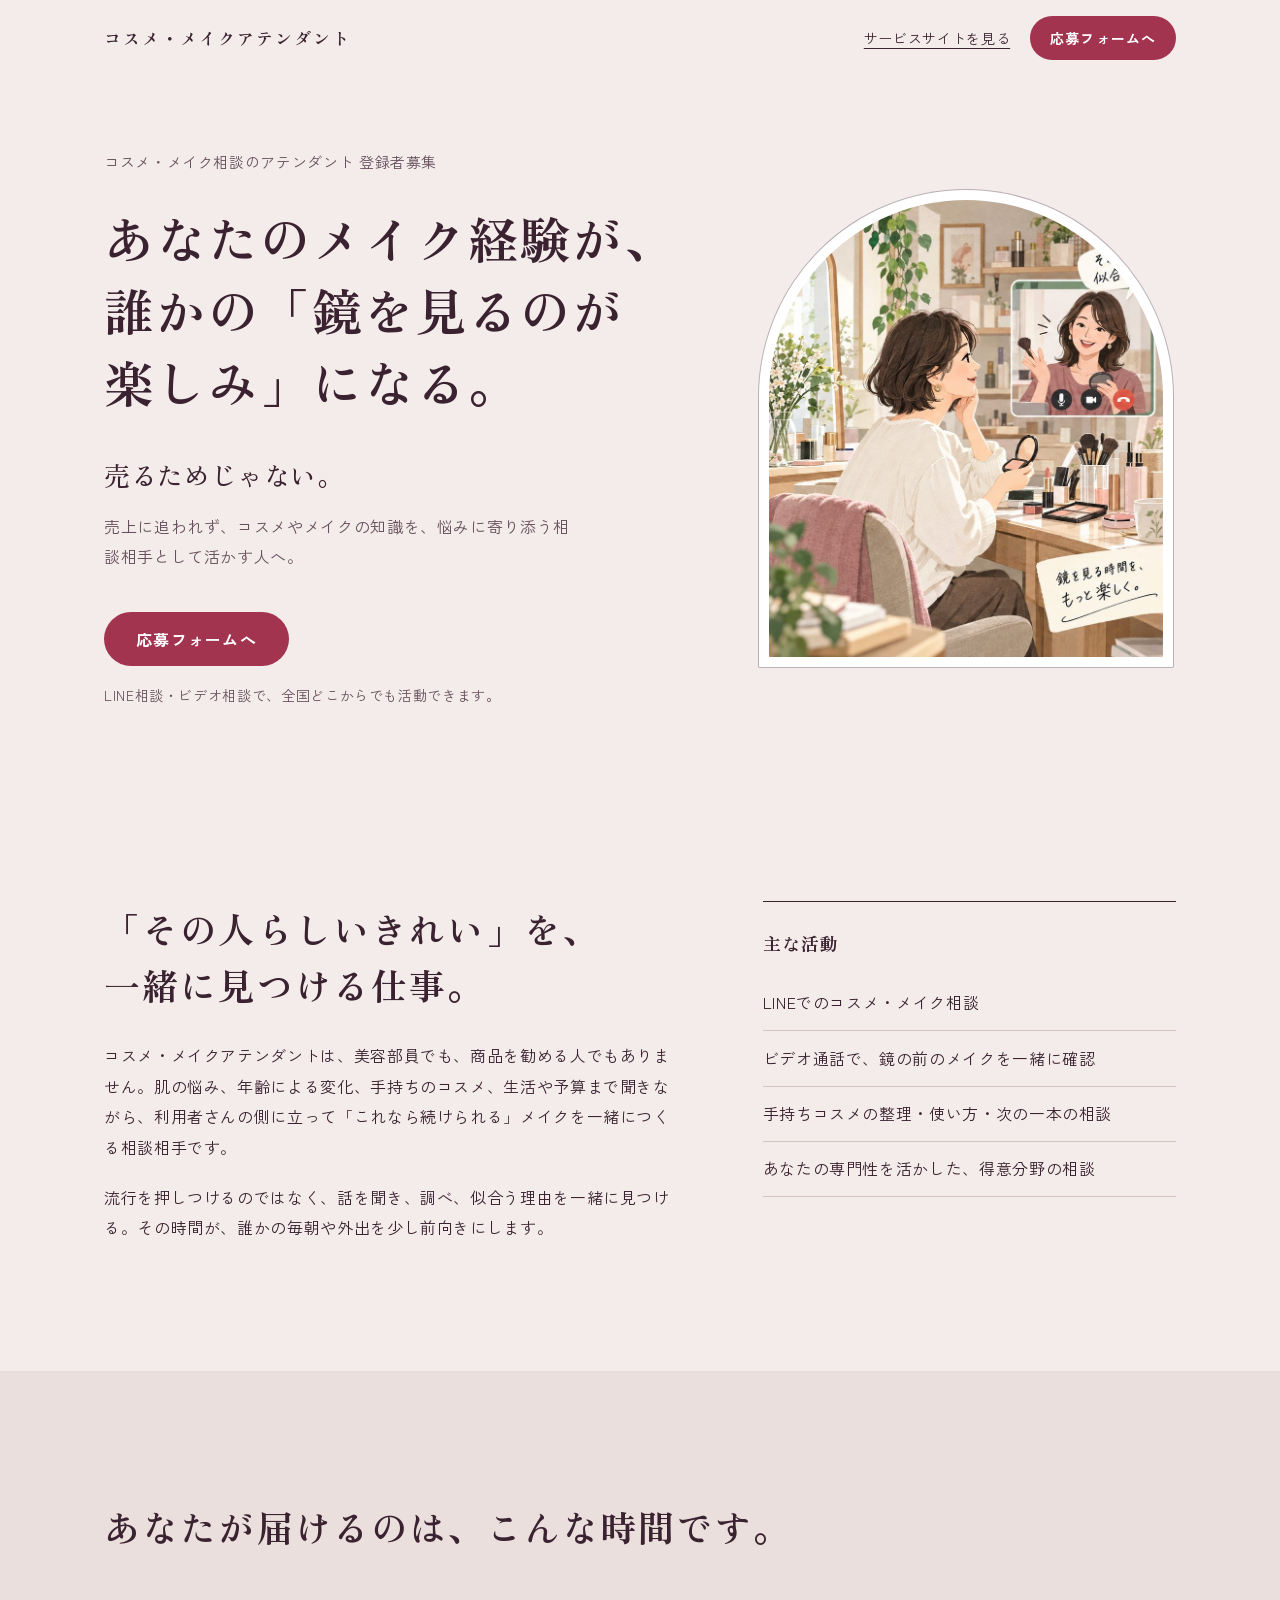
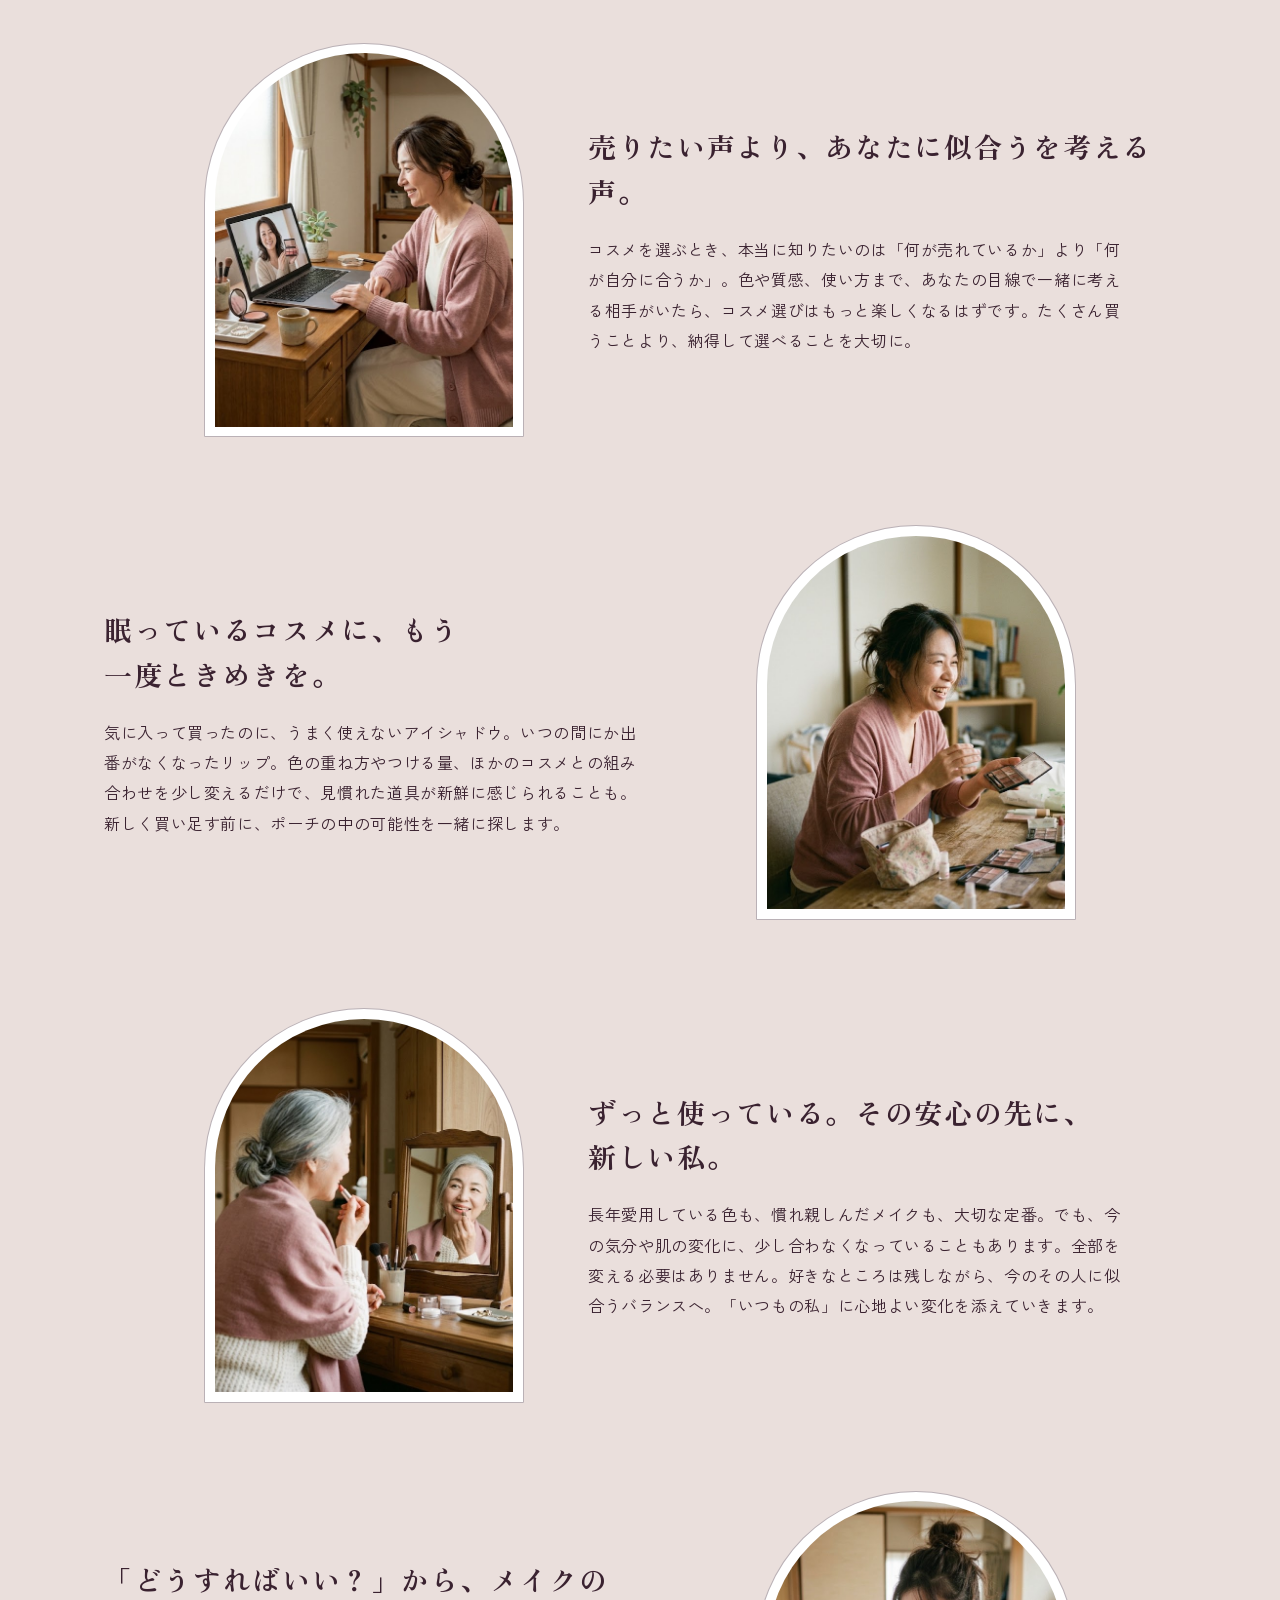
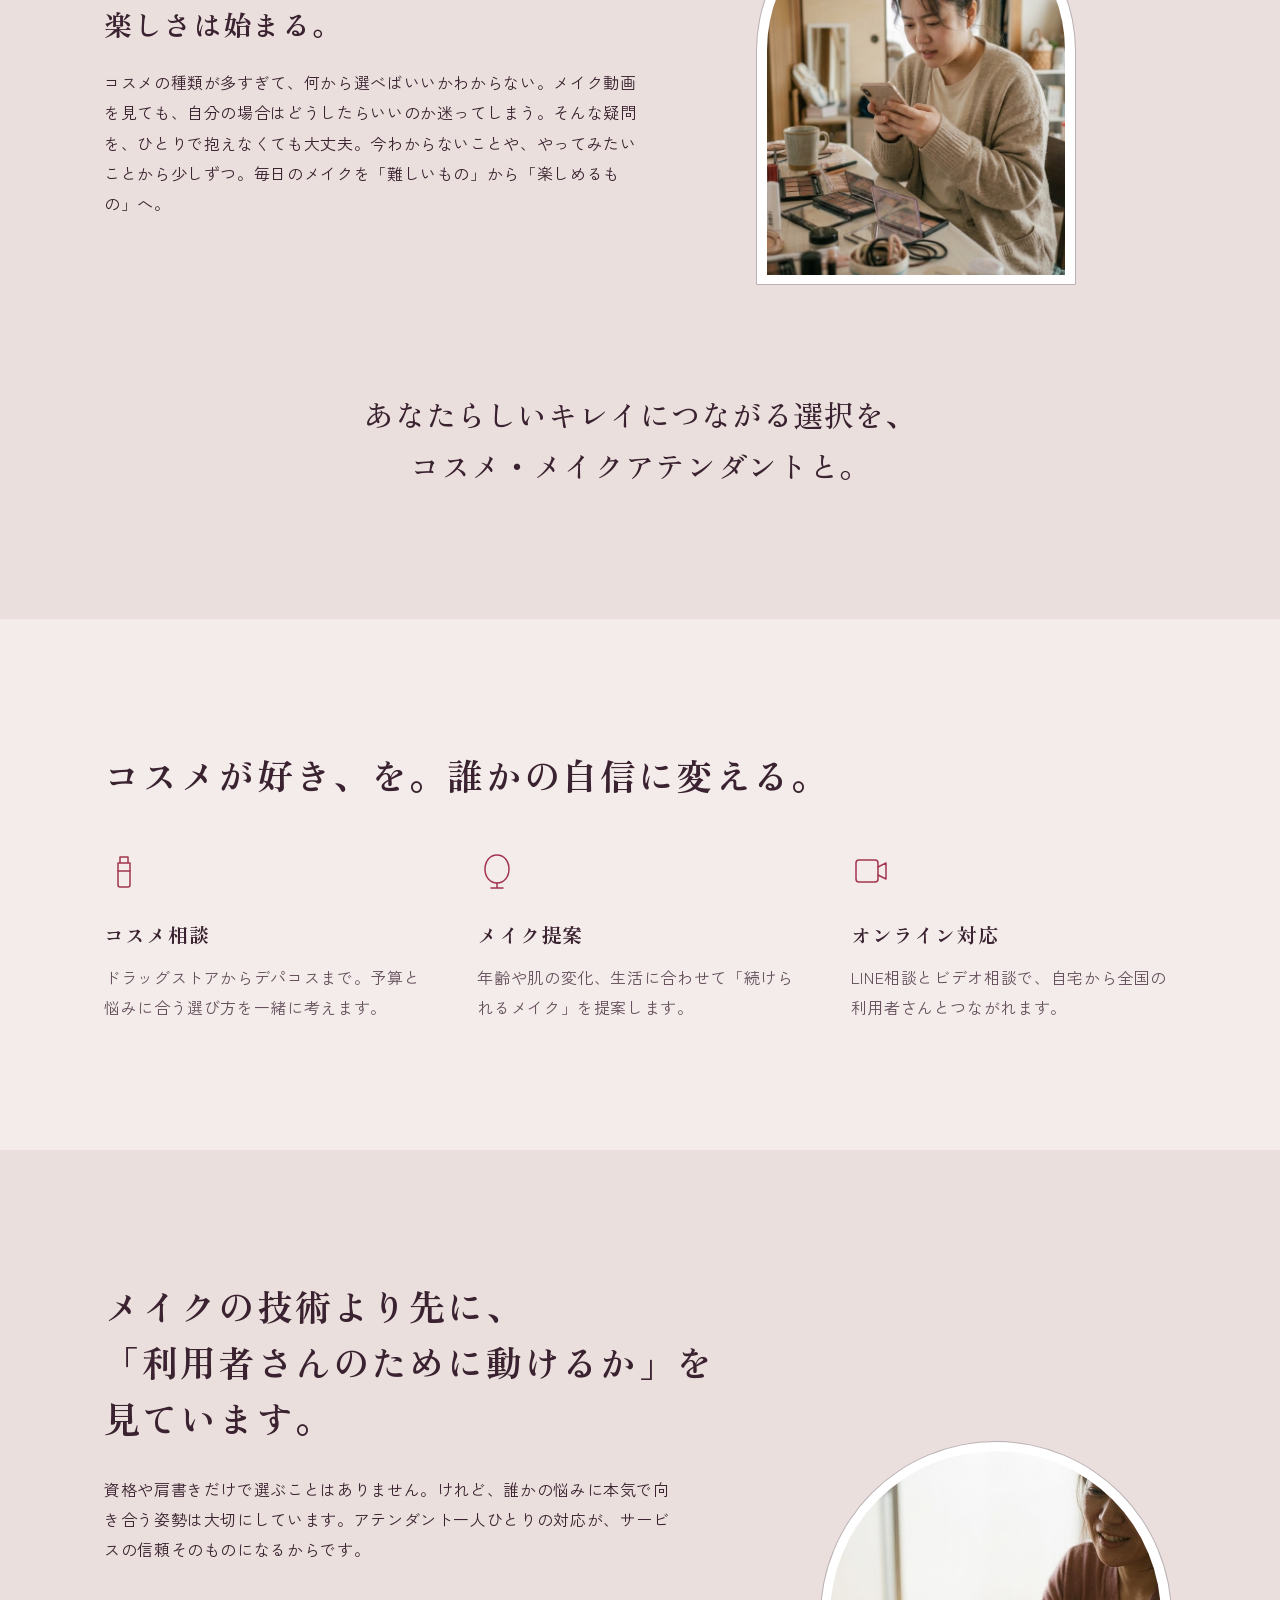
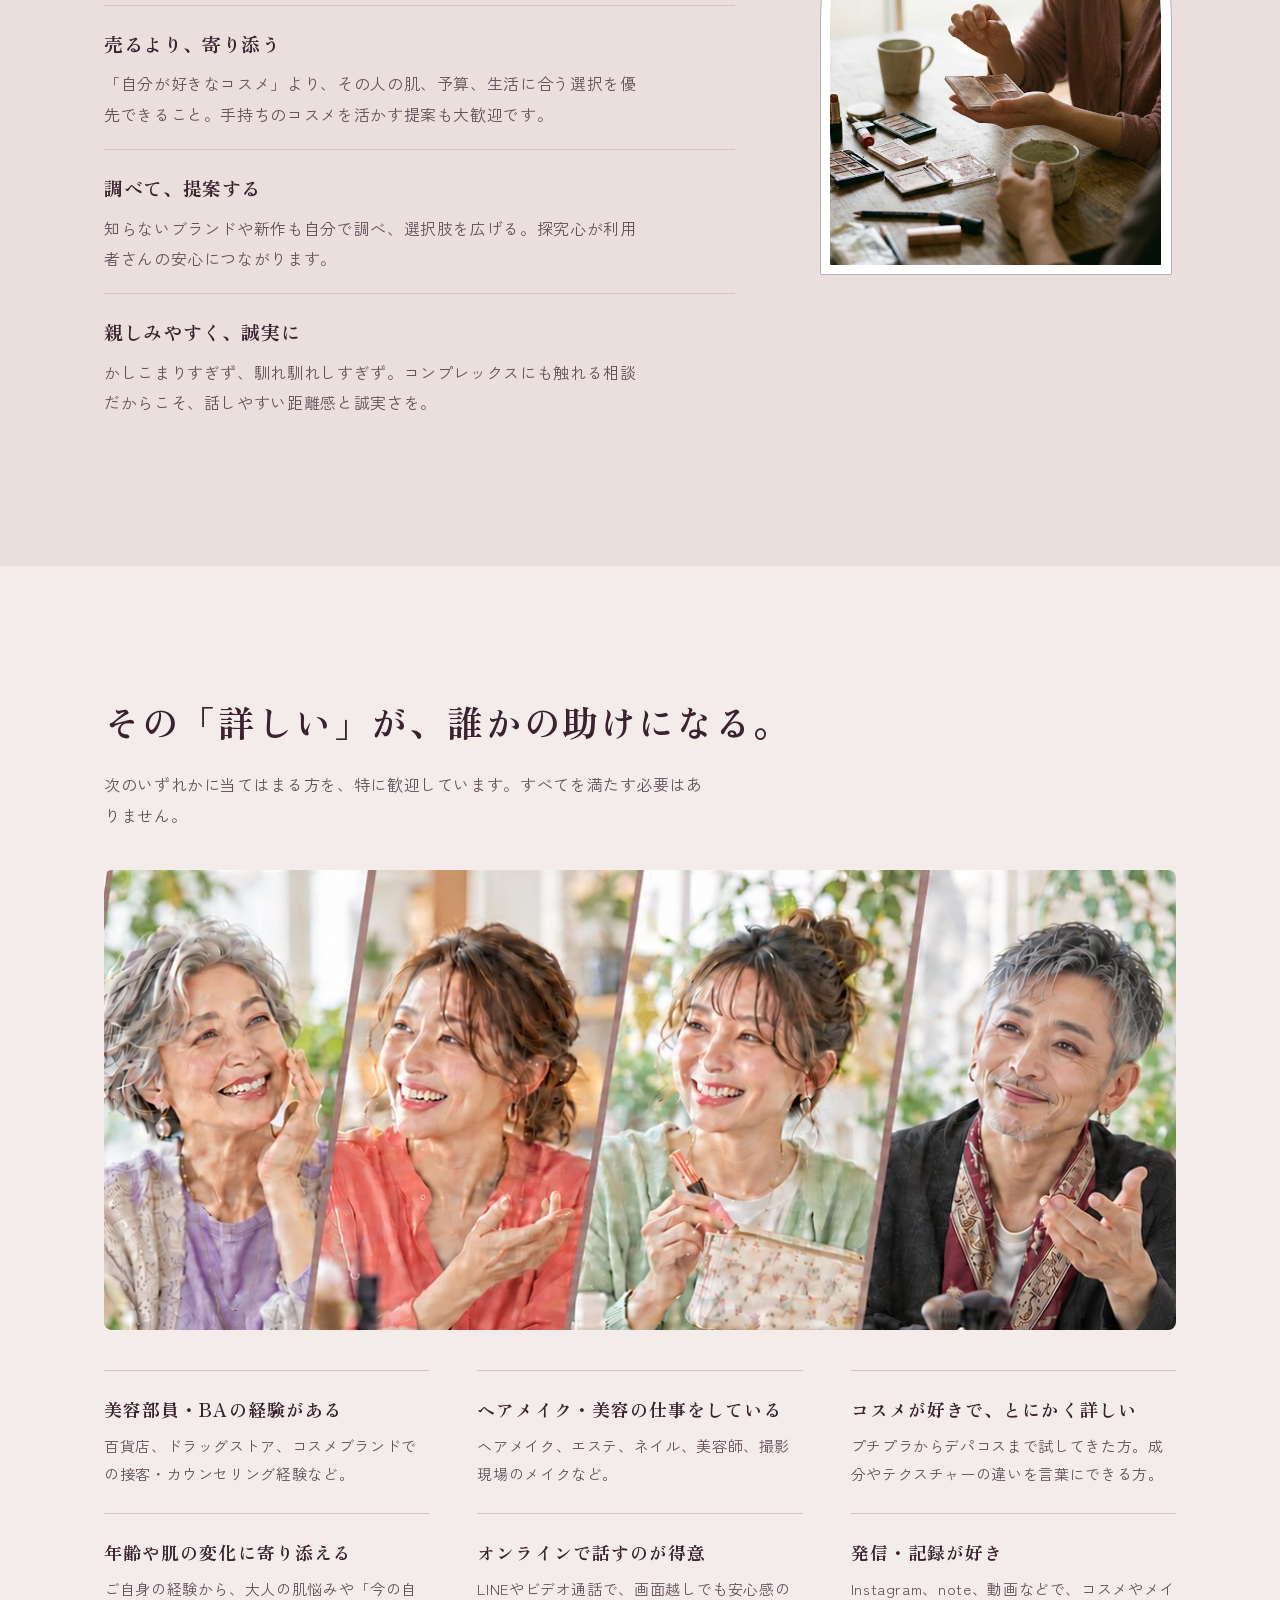
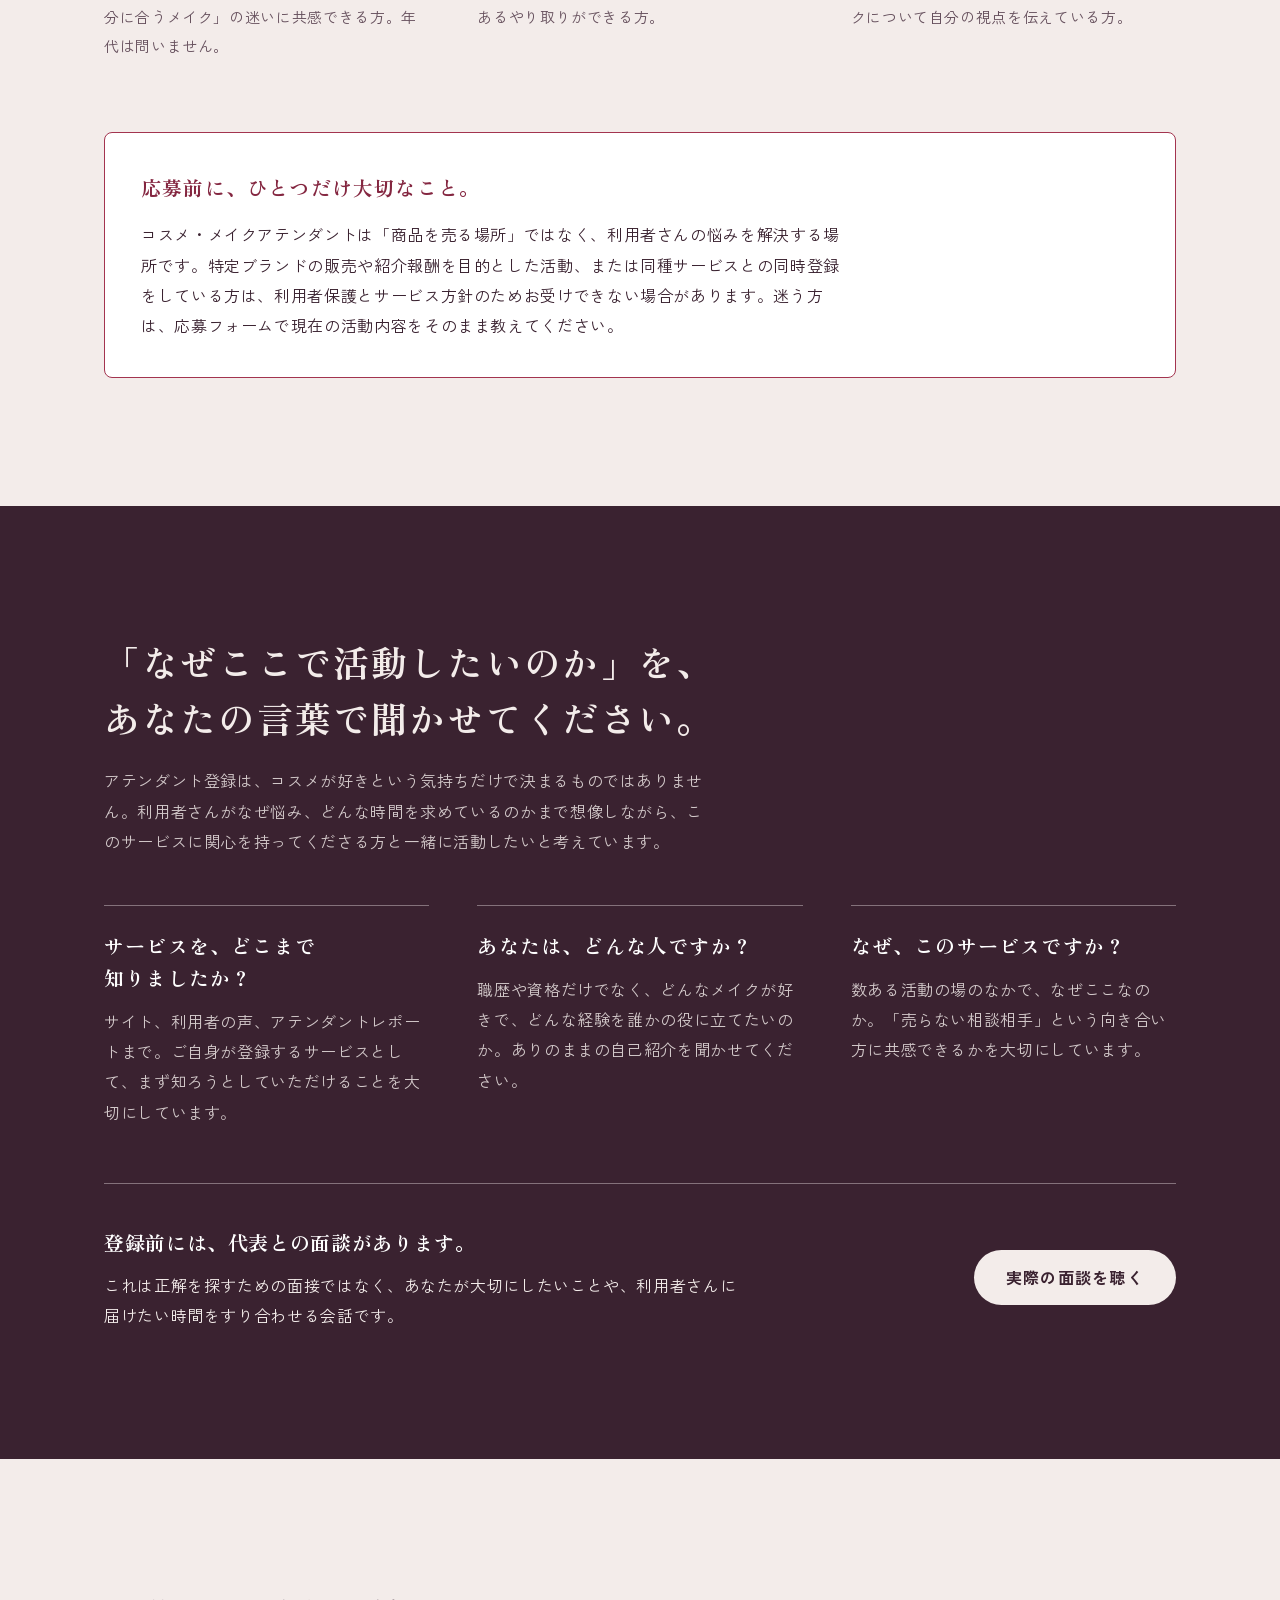
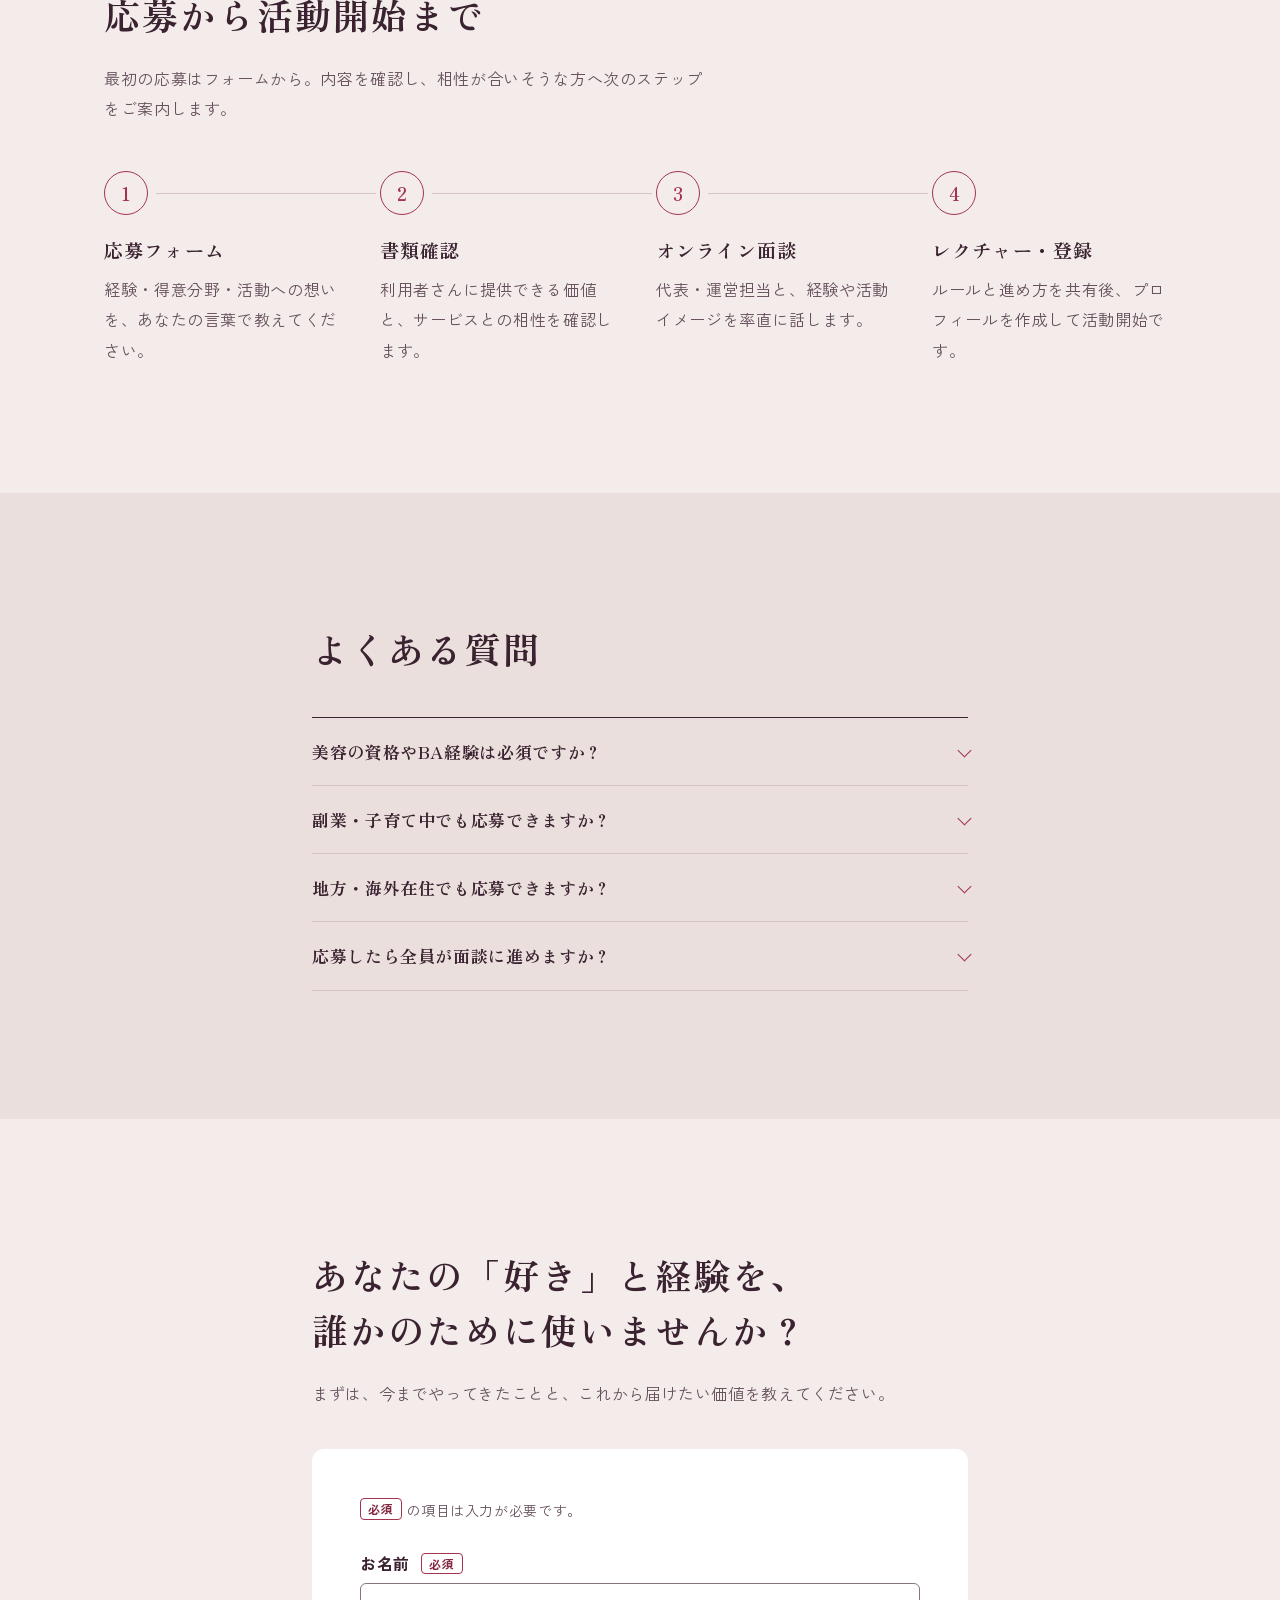
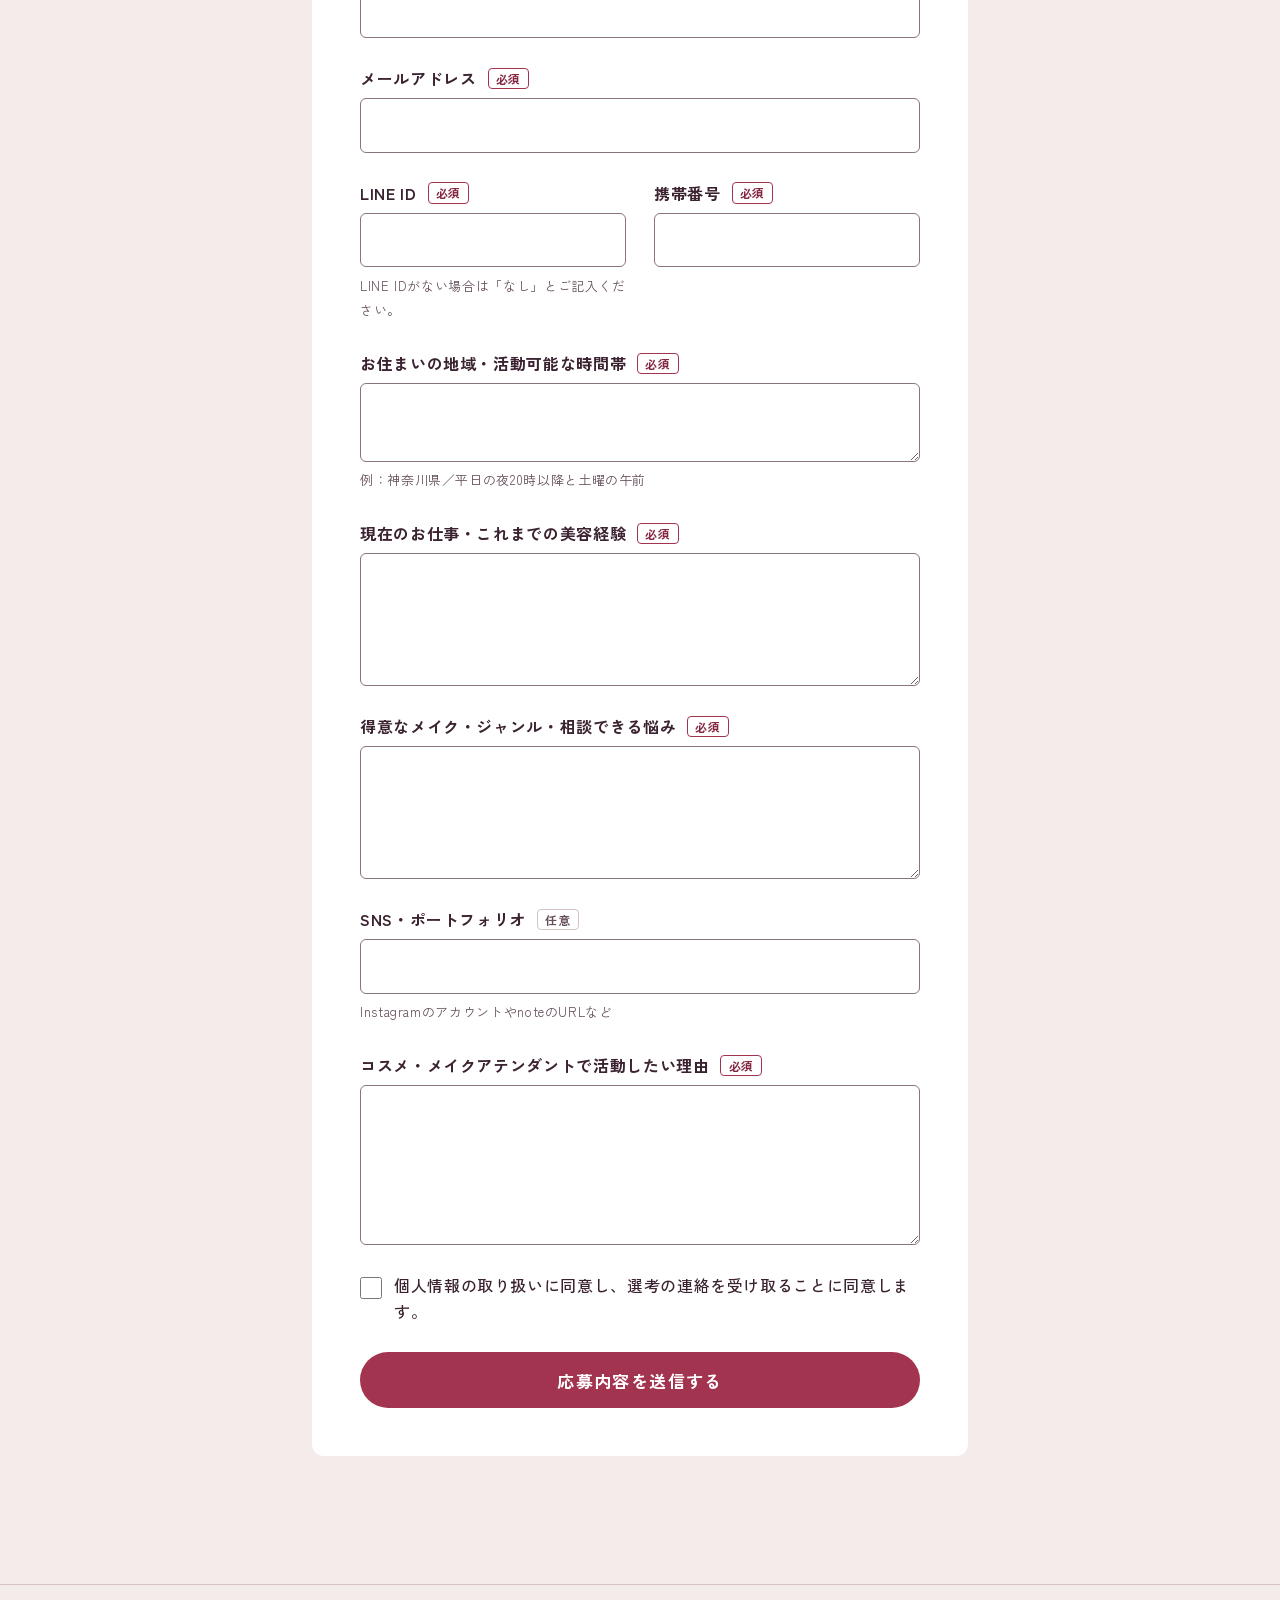
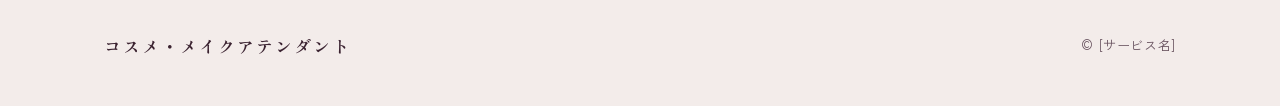
<file: site/index.html>
<!doctype html>
<html lang="ja">
<head>
<meta charset="utf-8">
<meta name="viewport" content="width=device-width, initial-scale=1">
<title>コスメ・メイクアテンダント 登録者募集</title>
<meta name="description" content="売上に追われず、コスメやメイクの知識を悩みに寄り添う相談相手として活かす人へ。LINE相談・ビデオ相談で全国どこからでも活動できるアテンダントを募集しています。">
<link rel="preconnect" href="https://fonts.googleapis.com">
<link rel="preconnect" href="https://fonts.gstatic.com" crossorigin>
<link href="https://fonts.googleapis.com/css2?family=Zen+Kaku+Gothic+New:wght@400;500;700&family=Zen+Old+Mincho:wght@500;700&display=swap" rel="stylesheet">
<link rel="stylesheet" href="styles.css">
</head>
<body>

<a class="skip" href="#main">本文へ移動</a>

<header class="site-header">
  <div class="wrap header-inner">
    <a class="wordmark" href="#top">コスメ・メイク<br class="sp">アテンダント</a>
    <nav class="header-nav" aria-label="サイト内リンク">
      <a class="text-link" href="[サービスサイトURL]">サービスサイトを見る</a>
      <a class="button button-small" href="#apply">応募フォームへ</a>
    </nav>
  </div>
</header>

<main id="main">

  <!-- 1. Hero: the vanity mirror -->
  <section class="hero" id="top" aria-labelledby="hero-title">
    <div class="wrap hero-grid">
      <div class="hero-copy">
        <p class="hero-role">コスメ・メイク相談のアテンダント 登録者募集</p>
        <h1 id="hero-title">あなたのメイク経験が、<br>誰かの「鏡を見るのが<br class="sp">楽しみ」になる。</h1>
        <p class="hero-statement">売るためじゃない。</p>
        <p class="hero-lead">売上に追われず、コスメやメイクの知識を、悩みに寄り添う相談相手として活かす人へ。</p>
        <div class="hero-actions">
          <a class="button" href="#apply">応募フォームへ</a>
          <p class="hero-note">LINE相談・ビデオ相談で、全国どこからでも活動できます。</p>
        </div>
      </div>
      <figure class="mirror mirror-hero">
        <img src="images/hero-video-call.jpg" width="812" height="941"
             alt="ドレッサーの前で、ビデオ通話のアテンダントにメイクを相談する女性のイラスト。「鏡を見る時間を、もっと楽しく。」と書かれている">
      </figure>
    </div>
  </section>

  <!-- 2. What the job is -->
  <section class="section" aria-labelledby="job-title">
    <div class="wrap split">
      <div class="prose">
        <h2 id="job-title">「その人らしいきれい」を、一緒に見つける仕事。</h2>
        <p>コスメ・メイクアテンダントは、美容部員でも、商品を勧める人でもありません。肌の悩み、年齢による変化、手持ちのコスメ、生活や予算まで聞きながら、利用者さんの側に立って「これなら続けられる」メイクを一緒につくる相談相手です。</p>
        <p>流行を押しつけるのではなく、話を聞き、調べ、似合う理由を一緒に見つける。その時間が、誰かの毎朝や外出を少し前向きにします。</p>
      </div>
      <div class="job-list-box">
        <h3>主な活動</h3>
        <ul class="job-list">
          <li>LINEでのコスメ・メイク相談</li>
          <li>ビデオ通話で、鏡の前のメイクを一緒に確認</li>
          <li>手持ちコスメの整理・使い方・次の一本の相談</li>
          <li>あなたの専門性を活かした、得意分野の相談</li>
        </ul>
      </div>
    </div>
  </section>

  <!-- 3. The moments you deliver -->
  <section class="section section-tint" aria-labelledby="moments-title">
    <div class="wrap">
      <h2 id="moments-title" class="section-title">あなたが届けるのは、こんな時間です。</h2>

      <article class="moment">
        <figure class="mirror"><img src="images/online-consultation.jpg" width="1024" height="765" loading="lazy" alt="自宅のデスクで、ノートパソコン越しにアテンダントとメイク相談をする女性"></figure>
        <div class="moment-text">
          <h3>売りたい声より、あなたに似合うを考える声。</h3>
          <p>コスメを選ぶとき、本当に知りたいのは「何が売れているか」より「何が自分に合うか」。色や質感、使い方まで、あなたの目線で一緒に考える相手がいたら、コスメ選びはもっと楽しくなるはずです。たくさん買うことより、納得して選べることを大切に。</p>
        </div>
      </article>

      <article class="moment">
        <figure class="mirror"><img src="images/pouch-eyeshadow.jpg" width="1024" height="765" loading="lazy" alt="ポーチから出したアイシャドウを手に、笑いながら話す女性"></figure>
        <div class="moment-text">
          <h3>眠っているコスメに、もう一度ときめきを。</h3>
          <p>気に入って買ったのに、うまく使えないアイシャドウ。いつの間にか出番がなくなったリップ。色の重ね方やつける量、ほかのコスメとの組み合わせを少し変えるだけで、見慣れた道具が新鮮に感じられることも。新しく買い足す前に、ポーチの中の可能性を一緒に探します。</p>
        </div>
      </article>

      <article class="moment">
        <figure class="mirror"><img src="images/new-lipstick.jpg" width="1024" height="765" loading="lazy" alt="鏡台の前で新しいリップを塗り、鏡の中で微笑むグレイヘアの女性"></figure>
        <div class="moment-text">
          <h3>ずっと使っている。その安心の先に、新しい私。</h3>
          <p>長年愛用している色も、慣れ親しんだメイクも、大切な定番。でも、今の気分や肌の変化に、少し合わなくなっていることもあります。全部を変える必要はありません。好きなところは残しながら、今のその人に似合うバランスへ。「いつもの私」に心地よい変化を添えていきます。</p>
        </div>
      </article>

      <article class="moment">
        <figure class="mirror"><img src="images/first-step.jpg" width="1024" height="765" loading="lazy" alt="たくさんのコスメが広がる机で、スマートフォンを見ながら迷っている女性"></figure>
        <div class="moment-text">
          <h3>「どうすればいい？」から、メイクの楽しさは始まる。</h3>
          <p>コスメの種類が多すぎて、何から選べばいいかわからない。メイク動画を見ても、自分の場合はどうしたらいいのか迷ってしまう。そんな疑問を、ひとりで抱えなくても大丈夫。今わからないことや、やってみたいことから少しずつ。毎日のメイクを「難しいもの」から「楽しめるもの」へ。</p>
        </div>
      </article>

      <p class="moments-close">あなたらしいキレイにつながる選択を、<br class="pc">コスメ・メイクアテンダントと。</p>
    </div>
  </section>

  <!-- 4. Three kinds of help -->
  <section class="section" aria-labelledby="help-title">
    <div class="wrap">
      <h2 id="help-title" class="section-title">コスメが好き、を。<br class="sp">誰かの自信に変える。</h2>
      <ul class="help-list">
        <li>
          <svg aria-hidden="true" viewBox="0 0 40 40"><path d="M16 6h8v6h-8zM14 12h12v22a2 2 0 0 1-2 2h-8a2 2 0 0 1-2-2z"/><path d="M14 20h12"/></svg>
          <h3>コスメ相談</h3>
          <p>ドラッグストアからデパコスまで。予算と悩みに合う選び方を一緒に考えます。</p>
        </li>
        <li>
          <svg aria-hidden="true" viewBox="0 0 40 40"><path d="M20 4c7 0 12 6 12 14s-5 14-12 14S8 26 8 18 13 4 20 4z"/><path d="M20 32v5M14 37h12"/></svg>
          <h3>メイク提案</h3>
          <p>年齢や肌の変化、生活に合わせて「続けられるメイク」を提案します。</p>
        </li>
        <li>
          <svg aria-hidden="true" viewBox="0 0 40 40"><rect x="5" y="9" width="22" height="22" rx="3"/><path d="M27 16l8-4v16l-8-4"/></svg>
          <h3>オンライン対応</h3>
          <p>LINE相談とビデオ相談で、自宅から全国の利用者さんとつながれます。</p>
        </li>
      </ul>
    </div>
  </section>

  <!-- 5. Our standard -->
  <section class="section section-tint" aria-labelledby="standard-title">
    <div class="wrap split split-reverse">
      <div class="prose">
        <h2 id="standard-title">メイクの技術より先に、「利用者さんのために動けるか」を見ています。</h2>
        <p>資格や肩書きだけで選ぶことはありません。けれど、誰かの悩みに本気で向き合う姿勢は大切にしています。アテンダント一人ひとりの対応が、サービスの信頼そのものになるからです。</p>
        <dl class="values">
          <div>
            <dt>売るより、寄り添う</dt>
            <dd>「自分が好きなコスメ」より、その人の肌、予算、生活に合う選択を優先できること。手持ちのコスメを活かす提案も大歓迎です。</dd>
          </div>
          <div>
            <dt>調べて、提案する</dt>
            <dd>知らないブランドや新作も自分で調べ、選択肢を広げる。探究心が利用者さんの安心につながります。</dd>
          </div>
          <div>
            <dt>親しみやすく、誠実に</dt>
            <dd>かしこまりすぎず、馴れ馴れしすぎず。コンプレックスにも触れる相談だからこそ、話しやすい距離感と誠実さを。</dd>
          </div>
        </dl>
      </div>
      <figure class="mirror mirror-tall"><img src="images/palette-advice.jpg" width="1024" height="765" loading="lazy" alt="テーブルにコスメを広げ、アイシャドウパレットを見せながら相談にのる女性"></figure>
    </div>
  </section>

  <!-- 6. Who we are looking for -->
  <section class="section" aria-labelledby="who-title">
    <div class="wrap">
      <h2 id="who-title" class="section-title">その「詳しい」が、誰かの助けになる。</h2>
      <p class="section-lead">次のいずれかに当てはまる方を、特に歓迎しています。すべてを満たす必要はありません。</p>
      <img class="team-photo" src="images/attendants.jpg" width="1063" height="456" loading="lazy" alt="メイクの話で笑顔になる、幅広い世代のアテンダントのイメージ">
      <ul class="who-list">
        <li><h3>美容部員・BAの経験がある</h3><p>百貨店、ドラッグストア、コスメブランドでの接客・カウンセリング経験など。</p></li>
        <li><h3>ヘアメイク・美容の仕事をしている</h3><p>ヘアメイク、エステ、ネイル、美容師、撮影現場のメイクなど。</p></li>
        <li><h3>コスメが好きで、とにかく詳しい</h3><p>プチプラからデパコスまで試してきた方。成分やテクスチャーの違いを言葉にできる方。</p></li>
        <li><h3>年齢や肌の変化に寄り添える</h3><p>ご自身の経験から、大人の肌悩みや「今の自分に合うメイク」の迷いに共感できる方。年代は問いません。</p></li>
        <li><h3>オンラインで話すのが得意</h3><p>LINEやビデオ通話で、画面越しでも安心感のあるやり取りができる方。</p></li>
        <li><h3>発信・記録が好き</h3><p>Instagram、note、動画などで、コスメやメイクについて自分の視点を伝えている方。</p></li>
      </ul>
      <aside class="notice" aria-labelledby="notice-title">
        <h3 id="notice-title">応募前に、<br class="sp">ひとつだけ大切なこと。</h3>
        <p>コスメ・メイクアテンダントは「商品を売る場所」ではなく、利用者さんの悩みを解決する場所です。特定ブランドの販売や紹介報酬を目的とした活動、または同種サービスとの同時登録をしている方は、利用者保護とサービス方針のためお受けできない場合があります。迷う方は、応募フォームで現在の活動内容をそのまま教えてください。</p>
      </aside>
    </div>
  </section>

  <!-- 7. Questions we will ask -->
  <section class="section section-ink" aria-labelledby="ask-title">
    <div class="wrap">
      <h2 id="ask-title" class="section-title">「なぜここで活動したいのか」を、<br class="pc">あなたの言葉で聞かせてください。</h2>
      <p class="section-lead">アテンダント登録は、コスメが好きという気持ちだけで決まるものではありません。利用者さんがなぜ悩み、どんな時間を求めているのかまで想像しながら、このサービスに関心を持ってくださる方と一緒に活動したいと考えています。</p>
      <div class="questions">
        <div class="question">
          <h3>サービスを、どこまで知りましたか？</h3>
          <p>サイト、利用者の声、アテンダントレポートまで。ご自身が登録するサービスとして、まず知ろうとしていただけることを大切にしています。</p>
        </div>
        <div class="question">
          <h3>あなたは、どんな人ですか？</h3>
          <p>職歴や資格だけでなく、どんなメイクが好きで、どんな経験を誰かの役に立てたいのか。ありのままの自己紹介を聞かせてください。</p>
        </div>
        <div class="question">
          <h3>なぜ、このサービスですか？</h3>
          <p>数ある活動の場のなかで、なぜここなのか。「売らない相談相手」という向き合い方に共感できるかを大切にしています。</p>
        </div>
      </div>
      <div class="interview">
        <p><strong>登録前には、代表との面談があります。</strong>これは正解を探すための面接ではなく、あなたが大切にしたいことや、利用者さんに届けたい時間をすり合わせる会話です。</p>
        <a class="button button-light" href="[面談音声URL]">実際の面談を聴く</a>
      </div>
    </div>
  </section>

  <!-- 8. Flow: a real sequence, so it is numbered -->
  <section class="section" aria-labelledby="flow-title">
    <div class="wrap">
      <h2 id="flow-title" class="section-title">応募から活動開始まで</h2>
      <p class="section-lead">最初の応募はフォームから。内容を確認し、相性が合いそうな方へ次のステップをご案内します。</p>
      <ol class="flow">
        <li><h3>応募フォーム</h3><p>経験・得意分野・活動への想いを、あなたの言葉で教えてください。</p></li>
        <li><h3>書類確認</h3><p>利用者さんに提供できる価値と、サービスとの相性を確認します。</p></li>
        <li><h3>オンライン面談</h3><p>代表・運営担当と、経験や活動イメージを率直に話します。</p></li>
        <li><h3>レクチャー・登録</h3><p>ルールと進め方を共有後、プロフィールを作成して活動開始です。</p></li>
      </ol>
    </div>
  </section>

  <!-- 9. FAQ -->
  <section class="section section-tint" aria-labelledby="faq-title">
    <div class="wrap narrow">
      <h2 id="faq-title" class="section-title">よくある質問</h2>
      <div class="faq">
        <details>
          <summary>美容の資格やBA経験は必須ですか？</summary>
          <p>必須ではありません。業界経験、コスメの知識、発信の継続などを通して、利用者さんに価値を出せるかを総合的に見ています。</p>
        </details>
        <details>
          <summary>副業・子育て中でも応募できますか？</summary>
          <p>応募できます。LINE相談・ビデオ相談が中心のため、ご自身の生活に合わせて活動時間を調整しやすい形です。</p>
        </details>
        <details>
          <summary>地方・海外在住でも応募できますか？</summary>
          <p>はい。オンライン対応が中心なので、お住まいの地域は問いません。活動できる時間帯を応募時にご記入ください。</p>
        </details>
        <details>
          <summary>応募したら全員が面談に進めますか？</summary>
          <p>応募内容を確認したうえで、サービスとの相性が合いそうな方に面談をご案内します。今回進めなかった場合でも、再応募は歓迎しています。</p>
        </details>
      </div>
    </div>
  </section>

  <!-- 10. Application form -->
  <section class="section apply" id="apply" aria-labelledby="apply-title">
    <div class="wrap narrow">
      <h2 id="apply-title" class="section-title">あなたの「好き」と経験を、<br class="pc">誰かのために使いませんか？</h2>
      <p class="section-lead">まずは、今までやってきたことと、これから届けたい価値を教えてください。</p>

      <!-- 送信先: action に フォームサービス（Formspree・Googleフォーム等）のURLを設定してください -->
      <form class="form" id="apply-form" action="[FORM_ENDPOINT]" method="post" novalidate>
        <p class="form-legend"><span class="req" aria-hidden="true">必須</span> の項目は入力が必要です。</p>

        <div class="field">
          <label for="f-name">お名前 <span class="req">必須</span></label>
          <input id="f-name" name="name" type="text" autocomplete="name" required aria-describedby="f-name-err">
          <p class="error" id="f-name-err"></p>
        </div>
        <div class="field">
          <label for="f-email">メールアドレス <span class="req">必須</span></label>
          <input id="f-email" name="email" type="email" autocomplete="email" inputmode="email" required aria-describedby="f-email-err">
          <p class="error" id="f-email-err"></p>
        </div>
        <div class="field-row">
          <div class="field">
            <label for="f-line">LINE ID <span class="req">必須</span></label>
            <input id="f-line" name="line_id" type="text" required aria-describedby="f-line-hint f-line-err">
            <p class="hint" id="f-line-hint">LINE IDがない場合は「なし」とご記入ください。</p>
            <p class="error" id="f-line-err"></p>
          </div>
          <div class="field">
            <label for="f-tel">携帯番号 <span class="req">必須</span></label>
            <input id="f-tel" name="tel" type="tel" autocomplete="tel" inputmode="tel" required aria-describedby="f-tel-err">
            <p class="error" id="f-tel-err"></p>
          </div>
        </div>
        <div class="field">
          <label for="f-area">お住まいの地域・活動可能な時間帯 <span class="req">必須</span></label>
          <textarea id="f-area" name="area_time" rows="2" required aria-describedby="f-area-hint f-area-err"></textarea>
          <p class="hint" id="f-area-hint">例：神奈川県／平日の夜20時以降と土曜の午前</p>
          <p class="error" id="f-area-err"></p>
        </div>
        <div class="field">
          <label for="f-career">現在のお仕事・これまでの美容経験 <span class="req">必須</span></label>
          <textarea id="f-career" name="career" rows="4" required aria-describedby="f-career-err"></textarea>
          <p class="error" id="f-career-err"></p>
        </div>
        <div class="field">
          <label for="f-skill">得意なメイク・ジャンル・相談できる悩み <span class="req">必須</span></label>
          <textarea id="f-skill" name="specialty" rows="4" required aria-describedby="f-skill-err"></textarea>
          <p class="error" id="f-skill-err"></p>
        </div>
        <div class="field">
          <label for="f-sns">SNS・ポートフォリオ <span class="opt">任意</span></label>
          <input id="f-sns" name="sns" type="text" aria-describedby="f-sns-hint">
          <p class="hint" id="f-sns-hint">InstagramのアカウントやnoteのURLなど</p>
        </div>
        <div class="field">
          <label for="f-reason">コスメ・メイクアテンダントで活動したい理由 <span class="req">必須</span></label>
          <textarea id="f-reason" name="reason" rows="5" required aria-describedby="f-reason-err"></textarea>
          <p class="error" id="f-reason-err"></p>
        </div>
        <div class="field field-check">
          <input id="f-agree" name="agree" type="checkbox" required aria-describedby="f-agree-err">
          <label for="f-agree">個人情報の取り扱いに同意し、選考の連絡を受け取ることに同意します。</label>
          <p class="error" id="f-agree-err"></p>
        </div>

        <button class="button button-submit" type="submit">応募内容を送信する</button>
        <p class="form-status" id="form-status" role="status" aria-live="polite"></p>
      </form>
    </div>
  </section>

</main>

<footer class="site-footer">
  <div class="wrap footer-inner">
    <p class="wordmark">コスメ・メイクアテンダント</p>
    <p class="copyright">© [サービス名]</p>
  </div>
</footer>

<script src="form.js"></script>
</body>
</html>
</file>
<file: site/styles.css>
/* コスメ・メイクアテンダント 登録者募集LP
   Concept: the vanity mirror. Photos sit in arched mirror frames;
   everything around them stays quiet. */

:root {
  /* palette taken from the photography */
  --powder: #F3ECEA;      /* page ground: face powder */
  --tint: #EADFDC;        /* alternate section ground */
  --surface: #FFFFFF;     /* form panel, mirror glass */
  --ink: #3A2230;         /* mulberry: text */
  --ink-soft: #66505D;    /* secondary text */
  --rouge: #A3344F;       /* lipstick: actions */
  --rouge-deep: #842640;  /* hover / errors */
  --sage: #55705D;        /* the plants in every photo: completion */
  --line: #D6C4C2;        /* dividers */
  --field: #8A7380;       /* input borders (3:1 on white) */

  --mincho: "Zen Old Mincho", "Hiragino Mincho ProN", "Yu Mincho", serif;
  --gothic: "Zen Kaku Gothic New", "Hiragino Kaku Gothic ProN", "Yu Gothic", sans-serif;

  --wrap: 72rem;
  --gutter: clamp(1rem, 4vw, 2.5rem);
  --section: clamp(4.5rem, 10vw, 8rem);
}

*, *::before, *::after { box-sizing: border-box; }

html { scroll-behavior: smooth; -webkit-text-size-adjust: 100%; }

body {
  margin: 0;
  background: var(--powder);
  color: var(--ink);
  font-family: var(--gothic);
  font-size: 1rem;
  line-height: 1.9;
  letter-spacing: 0.04em;
  font-feature-settings: "palt" 0;
  line-break: strict;
  overflow-wrap: anywhere;
}

img { display: block; max-width: 100%; height: auto; }

h1, h2, h3 {
  font-family: var(--mincho);
  font-weight: 700;
  letter-spacing: 0.06em;
  margin: 0;
  font-feature-settings: "palt" 1;
  word-break: auto-phrase;
}

p { margin: 0; }

a { color: var(--rouge); text-underline-offset: 0.25em; }
a:hover { color: var(--rouge-deep); }

:focus-visible { outline: 3px solid var(--rouge); outline-offset: 3px; border-radius: 2px; }

.wrap { width: 100%; max-width: var(--wrap); margin-inline: auto; padding-inline: var(--gutter); }
.narrow { max-width: 46rem; }

.sp { display: inline; }
.pc { display: none; }
@media (min-width: 48rem) { .sp { display: none; } .pc { display: inline; } }

.skip {
  position: absolute; left: 1rem; top: -4rem; z-index: 10;
  background: var(--ink); color: var(--powder); padding: 0.5rem 1rem;
}
.skip:focus { top: 1rem; }

/* ---------- buttons ---------- */

.button {
  display: inline-flex; align-items: center; justify-content: center;
  min-height: 3.25rem; padding: 0.75rem 2rem;
  background: var(--rouge); color: #fff;
  font-family: var(--gothic); font-weight: 700; font-size: 1rem; letter-spacing: 0.08em;
  text-decoration: none; border: 0; border-radius: 999px; cursor: pointer;
  transition: background-color 0.2s;
}
.button:hover { background: var(--rouge-deep); color: #fff; }
.button-small { min-height: 2.75rem; padding: 0.5rem 1.25rem; font-size: 0.875rem; }
.button-light { background: var(--powder); color: var(--ink); }
.button-light:hover { background: #fff; color: var(--ink); }

.text-link { font-size: 0.875rem; color: var(--ink); }

/* ---------- header ---------- */

.site-header { padding-block: 1rem; }
.header-inner { display: flex; align-items: center; justify-content: space-between; gap: 1rem; }
.wordmark {
  font-family: var(--mincho); font-weight: 700; font-size: 1.0625rem; line-height: 1.4;
  letter-spacing: 0.12em; color: var(--ink); text-decoration: none;
}
.header-nav { display: flex; align-items: center; gap: 1.25rem; }
@media (max-width: 30rem) { .header-nav .text-link { display: none; } }

/* ---------- the mirror ---------- */

.mirror {
  margin: 0;
  padding: 0.6rem;
  border: 1px solid color-mix(in srgb, var(--ink) 35%, transparent);
  border-radius: 999px 999px 0.5rem 0.5rem;
  background: var(--surface);
}
.mirror img {
  width: 100%;
  aspect-ratio: 4 / 5;
  object-fit: cover;
  border-radius: 999px 999px 0.25rem 0.25rem;
}

/* ---------- hero ---------- */

.hero { padding-block: clamp(2rem, 6vw, 4.5rem) clamp(2rem, 6vw, 4rem); }
.hero-grid { display: grid; gap: 3rem; align-items: center; }
@media (min-width: 56rem) {
  .hero-grid { grid-template-columns: 7fr 5fr; gap: 4rem; }
}

.hero-role { font-size: 0.9375rem; color: var(--ink-soft); margin-bottom: 1.5rem; }
.hero h1 {
  font-size: clamp(1.75rem, 3.9vw, 3.125rem);
  line-height: 1.45;
  letter-spacing: 0.04em;
}
.hero-statement {
  font-family: var(--mincho); font-weight: 500;
  font-size: clamp(1.25rem, 2.2vw, 1.625rem);
  margin-top: 2rem;
}
.hero-lead { margin-top: 0.75rem; max-width: 30em; color: var(--ink-soft); }
.hero-actions { margin-top: 2.5rem; display: flex; flex-wrap: wrap; align-items: center; gap: 1rem 1.5rem; }
.hero-note { font-size: 0.875rem; color: var(--ink-soft); }

.mirror-hero { max-width: 26rem; justify-self: center; width: 100%; }
.mirror-hero img { aspect-ratio: 812 / 941; object-position: center top; }

/* the one orchestrated moment: the mirror clears like a fogged glass */
@media (prefers-reduced-motion: no-preference) {
  .mirror-hero img { animation: defog 1.8s cubic-bezier(.2,.7,.2,1) 0.2s both; }
}
@keyframes defog {
  from { filter: blur(14px) brightness(1.2) saturate(0.6); }
  to   { filter: none; }
}

/* ---------- sections ---------- */

.section { padding-block: var(--section); }
.section-tint { background: var(--tint); }
.section-ink { background: var(--ink); color: var(--powder); }

.section-title {
  font-size: clamp(1.5rem, 3vw, 2.25rem);
  line-height: 1.55;
  max-width: 24em;
}
.section-lead { margin-top: 1.25rem; max-width: 38em; color: var(--ink-soft); }
.section-ink .section-lead { color: color-mix(in srgb, var(--powder) 82%, var(--ink)); }

.split { display: grid; gap: 3rem; align-items: start; }
@media (min-width: 56rem) {
  .split { grid-template-columns: 7fr 5fr; gap: 5rem; }
  .split-reverse { grid-template-columns: 7fr 4fr; align-items: center; }
}

.prose h2 { font-size: clamp(1.5rem, 3vw, 2.25rem); line-height: 1.55; margin-bottom: 1.75rem; }
.prose p + p { margin-top: 1.25rem; }
.prose p { max-width: 36em; }

.job-list-box { border-top: 1px solid var(--ink); padding-top: 1.5rem; }
.job-list-box h3 { font-size: 1.125rem; margin-bottom: 1rem; }
.job-list { list-style: none; margin: 0; padding: 0; }
.job-list li { padding: 0.9rem 0; border-bottom: 1px solid var(--line); line-height: 1.6; }

/* ---------- moments ---------- */

.moment {
  display: grid; gap: 1.75rem; align-items: center;
  margin-top: clamp(3rem, 7vw, 5.5rem);
}
.moment .mirror { max-width: 20rem; width: 100%; }
.moment h3 { font-size: clamp(1.25rem, 2.4vw, 1.75rem); line-height: 1.6; margin-bottom: 1.25rem; }
.moment p { max-width: 34em; }
@media (min-width: 48rem) {
  .moment { grid-template-columns: 5fr 7fr; gap: 4rem; }
  .moment .mirror { justify-self: end; }
  .moment:nth-of-type(even) { grid-template-columns: 7fr 5fr; }
  .moment:nth-of-type(even) .mirror { order: 2; justify-self: start; }
}

.moments-close {
  word-break: auto-phrase;
  margin-top: clamp(4rem, 9vw, 6.5rem);
  font-family: var(--mincho); font-weight: 500;
  font-size: clamp(1.25rem, 2.6vw, 1.875rem); line-height: 1.7;
  text-align: center;
}

/* ---------- three kinds of help ---------- */

.help-list {
  list-style: none; margin: 3rem 0 0; padding: 0;
  display: grid; gap: 2.5rem;
}
@media (min-width: 48rem) { .help-list { grid-template-columns: repeat(3, 1fr); gap: 3rem; } }
.help-list svg {
  width: 2.5rem; height: 2.5rem; margin-bottom: 1rem;
  fill: none; stroke: var(--rouge); stroke-width: 1.5; stroke-linejoin: round; stroke-linecap: round;
}
.help-list h3 { font-size: 1.25rem; margin-bottom: 0.5rem; }
.help-list p { color: var(--ink-soft); }

/* ---------- values ---------- */

.values { margin: 2.5rem 0 0; }
.values div { padding: 1.25rem 0; border-top: 1px solid var(--line); }
.values dt { font-family: var(--mincho); font-weight: 700; font-size: 1.1875rem; margin-bottom: 0.4rem; }
.values dd { margin: 0; color: var(--ink-soft); max-width: 34em; }
.mirror-tall { max-width: 22rem; width: 100%; justify-self: center; }

/* ---------- who ---------- */

.team-photo {
  width: 100%; margin-top: 2.5rem;
  border-radius: 0.5rem;
  aspect-ratio: 1063 / 456; object-fit: cover;
}
.who-list {
  list-style: none; margin: 2.5rem 0 0; padding: 0;
  display: grid; gap: 0 3rem;
}
@media (min-width: 40rem) { .who-list { grid-template-columns: repeat(2, 1fr); } }
@media (min-width: 64rem) { .who-list { grid-template-columns: repeat(3, 1fr); } }
.who-list li { padding: 1.5rem 0; border-top: 1px solid var(--line); }
.who-list h3 { font-size: 1.125rem; line-height: 1.6; margin-bottom: 0.5rem; }
.who-list p { color: var(--ink-soft); font-size: 0.9375rem; }

.notice {
  margin-top: 3rem; padding: clamp(1.5rem, 4vw, 2.25rem);
  border: 1px solid var(--rouge); border-radius: 0.5rem;
  background: var(--surface);
}
.notice h3 { font-size: 1.25rem; color: var(--rouge-deep); margin-bottom: 0.75rem; }
.notice p { max-width: 44em; }

/* ---------- questions ---------- */

.questions { display: grid; gap: 2rem; margin-top: 3rem; }
@media (min-width: 48rem) { .questions { grid-template-columns: repeat(3, 1fr); gap: 3rem; } }
.question { border-top: 1px solid color-mix(in srgb, var(--powder) 40%, transparent); padding-top: 1.5rem; }
.question h3 { font-size: 1.25rem; line-height: 1.6; margin-bottom: 0.75rem; color: #fff; }
.question p { color: color-mix(in srgb, var(--powder) 82%, var(--ink)); }

.interview {
  margin-top: 3.5rem; padding-top: 2.5rem;
  border-top: 1px solid color-mix(in srgb, var(--powder) 40%, transparent);
  display: flex; flex-wrap: wrap; align-items: center; justify-content: space-between; gap: 1.5rem 3rem;
}
.interview p { max-width: 40em; }
.interview strong { display: block; font-family: var(--mincho); font-size: 1.25rem; margin-bottom: 0.5rem; color: #fff; }

/* ---------- flow (a real sequence) ---------- */

.flow {
  list-style: none; counter-reset: step; margin: 3rem 0 0; padding: 0;
  display: grid; gap: 2rem;
}
.flow li { counter-increment: step; position: relative; padding-left: 4rem; }
.flow li::before {
  content: counter(step);
  position: absolute; left: 0; top: 0;
  width: 2.75rem; height: 2.75rem; border-radius: 50%;
  display: grid; place-items: center;
  border: 1px solid var(--rouge); color: var(--rouge); background: var(--powder);
  font-family: var(--mincho); font-weight: 700; font-size: 1.125rem; letter-spacing: 0;
}
.flow li:not(:last-child)::after {
  content: ""; position: absolute; left: 1.375rem; top: 3rem; bottom: -1.75rem;
  border-left: 1px solid var(--line);
}
.flow h3 { font-size: 1.1875rem; line-height: 2.75rem; }
.flow p { color: var(--ink-soft); }
@media (min-width: 56rem) {
  .flow { grid-template-columns: repeat(4, 1fr); gap: 2rem; }
  .flow li { padding-left: 0; padding-top: 4rem; }
  .flow li:not(:last-child)::after { left: 3.25rem; right: -1.75rem; top: 1.375rem; bottom: auto; border-left: 0; border-top: 1px solid var(--line); }
  .flow h3 { line-height: 1.6; margin-bottom: 0.5rem; }
}

/* ---------- faq ---------- */

.faq { margin-top: 2.5rem; border-top: 1px solid var(--ink); }
.faq details { border-bottom: 1px solid var(--line); }
.faq summary {
  list-style: none; cursor: pointer;
  display: flex; justify-content: space-between; align-items: center; gap: 1rem;
  padding: 1.25rem 0; min-height: 3rem;
  font-family: var(--mincho); font-weight: 700; font-size: 1.0625rem; line-height: 1.6;
}
.faq summary::-webkit-details-marker { display: none; }
.faq summary::after {
  content: ""; flex: none; width: 0.6rem; height: 0.6rem;
  border-right: 1.5px solid var(--rouge); border-bottom: 1.5px solid var(--rouge);
  transform: rotate(45deg) translateY(-25%);
  transition: transform 0.2s;
}
.faq details[open] summary::after { transform: rotate(-135deg) translateY(-25%); }
.faq details p { padding: 0 0 1.5rem; color: var(--ink-soft); max-width: 38em; }
@media (prefers-reduced-motion: reduce) { .faq summary::after { transition: none; } }

/* ---------- form ---------- */

.form {
  margin-top: 2.5rem; padding: clamp(1.5rem, 5vw, 3rem);
  background: var(--surface); border-radius: 0.75rem;
  display: grid; gap: 1.75rem;
}
.form-legend { font-size: 0.875rem; color: var(--ink-soft); }
.field { display: grid; gap: 0.4rem; align-content: start; }
.field-row { display: grid; gap: 1.75rem; }
@media (min-width: 40rem) { .field-row { grid-template-columns: 1fr 1fr; } }
.field label { font-weight: 700; line-height: 1.6; }
.req, .opt {
  display: inline-block; margin-left: 0.4rem; padding: 0 0.45rem;
  font-size: 0.75rem; font-weight: 700; line-height: 1.6; border-radius: 0.25rem; vertical-align: 0.1em;
}
.req { color: var(--rouge-deep); border: 1px solid var(--rouge); }
.form-legend .req { margin-left: 0; }
.opt { color: var(--ink-soft); border: 1px solid var(--line); }

input[type="text"], input[type="email"], input[type="tel"], textarea {
  width: 100%; min-height: 3rem; padding: 0.7rem 0.9rem;
  font: inherit; color: var(--ink); background: #fff;
  border: 1px solid var(--field); border-radius: 0.375rem;
}
textarea { resize: vertical; line-height: 1.7; }
input:focus-visible, textarea:focus-visible { outline: 3px solid var(--rouge); outline-offset: 1px; border-color: var(--rouge); }
[aria-invalid="true"] { border-color: var(--rouge-deep); border-width: 2px; }

.hint { font-size: 0.8125rem; color: var(--ink-soft); }
.error { font-size: 0.875rem; font-weight: 700; color: var(--rouge-deep); }
.error:empty { display: none; }

.field-check { grid-template-columns: auto 1fr; align-items: start; column-gap: 0.75rem; }
.field-check input { width: 1.375rem; height: 1.375rem; margin: 0.25rem 0 0; accent-color: var(--rouge); }
.field-check label { font-weight: 500; }
.field-check .error { grid-column: 1 / -1; }

.button-submit { width: 100%; min-height: 3.5rem; font-size: 1.0625rem; }
.form-status { font-weight: 700; }
.form-status:empty { display: none; }
.form-status.is-ok { color: var(--sage); }
.form-status.is-error { color: var(--rouge-deep); }

/* ---------- footer ---------- */

.site-footer { padding-block: 3rem; border-top: 1px solid var(--line); }
.footer-inner { display: flex; flex-wrap: wrap; justify-content: space-between; align-items: center; gap: 1rem; }
.copyright { font-size: 0.8125rem; color: var(--ink-soft); }
</file>
